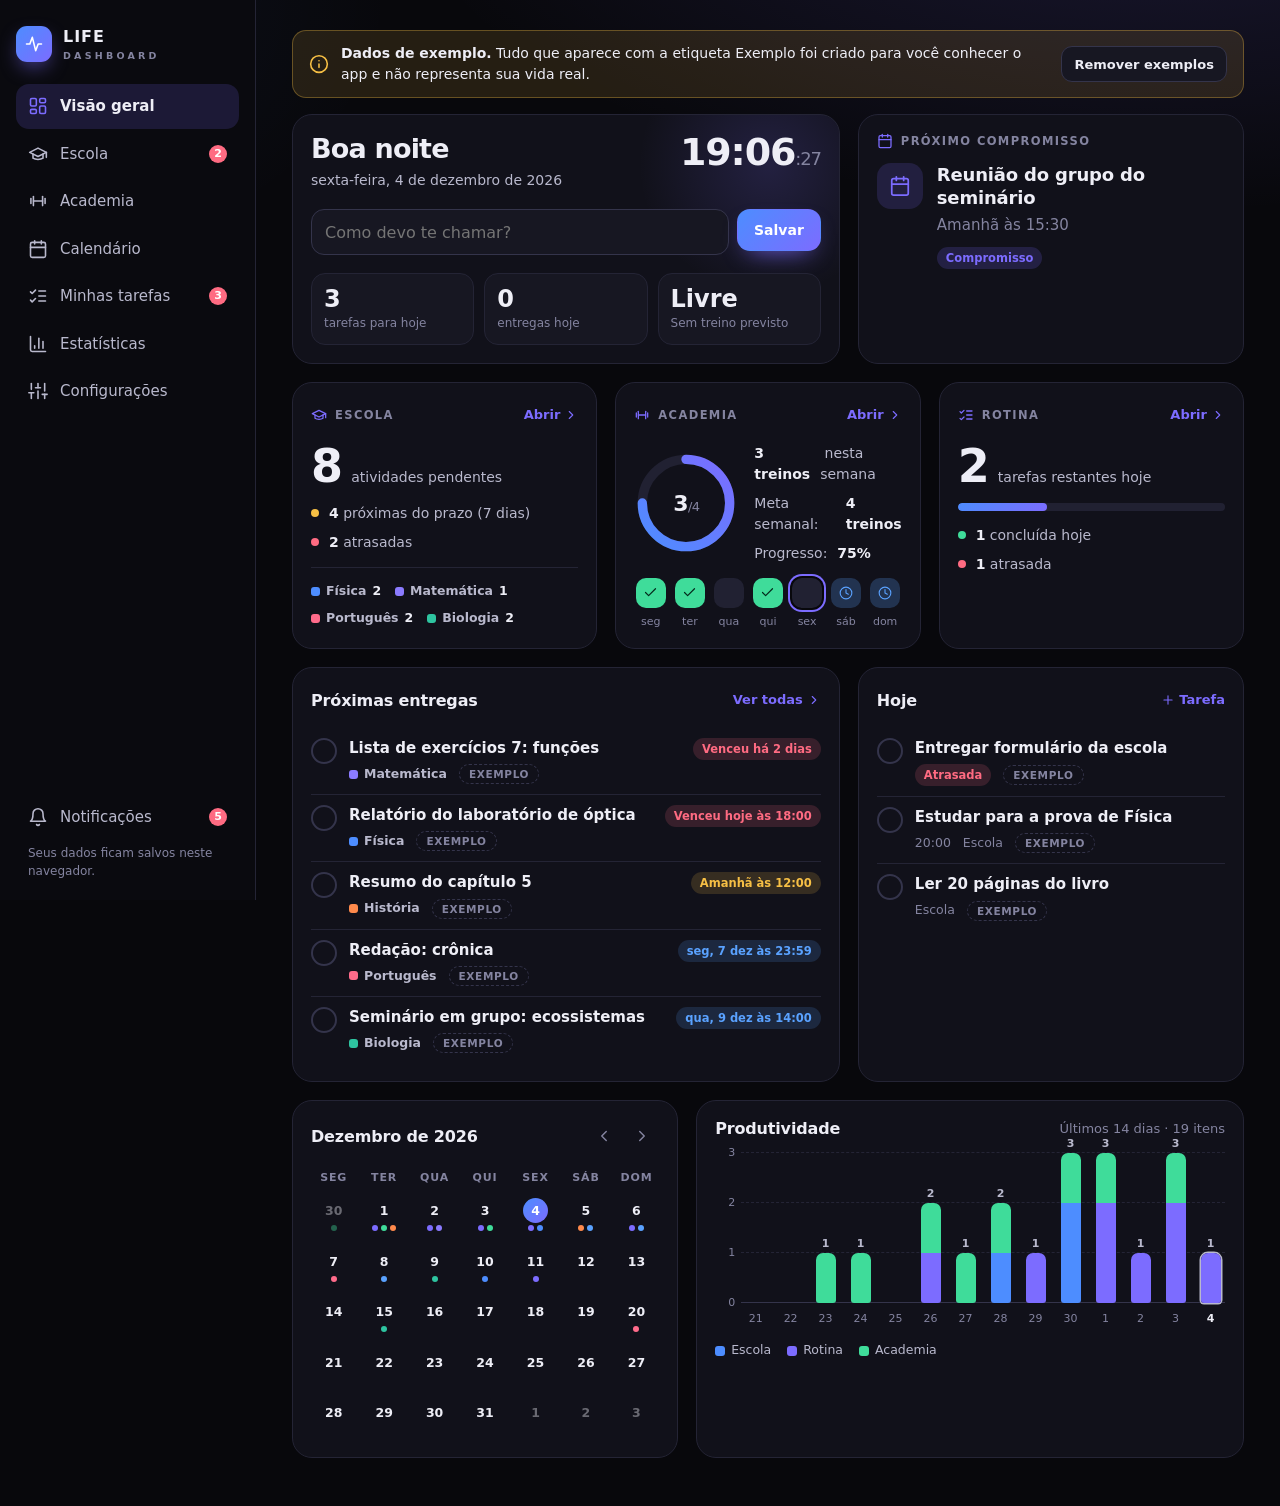
<file: life-dashboard-github (1)/life-dashboard/docs/index.html>
<!doctype html>
<html lang="pt-BR">
<head>
<meta charset="utf-8">
<meta name="viewport" content="width=device-width,initial-scale=1,viewport-fit=cover">
<meta http-equiv="Content-Security-Policy" content="default-src 'self'; script-src 'self'; style-src 'self' 'unsafe-inline' https://fonts.googleapis.com; font-src https://fonts.gstatic.com; img-src 'self' data:; connect-src 'self' https://login.microsoftonline.com https://graph.microsoft.com; manifest-src 'self'; worker-src 'self'; base-uri 'none'; form-action 'self'; object-src 'none'">
<meta name="referrer" content="no-referrer">
<meta name="color-scheme" content="dark light">
<meta name="theme-color" content="#08080c">
<meta name="mobile-web-app-capable" content="yes">
<meta name="apple-mobile-web-app-capable" content="yes">
<meta name="apple-mobile-web-app-title" content="LIFE DASHBOARD">
<meta name="apple-mobile-web-app-status-bar-style" content="black-translucent">
<title>LIFE DASHBOARD</title>
<meta name="description" content="Escola, academia, calendário e tarefas em um só lugar.">
<link rel="manifest" href="manifest.webmanifest">
<link rel="icon" type="image/png" href="icons/icon-192.png">
<link rel="apple-touch-icon" href="icons/apple-touch-icon.png">
<link rel="preconnect" href="https://fonts.googleapis.com">
<link rel="stylesheet" href="https://fonts.googleapis.com/css2?family=Inter:wght@400;500;600;700&family=Space+Grotesk:wght@500;600;700&display=swap">
<link rel="stylesheet" href="app.css">
</head>
<body>
<div id="app"></div>
<div id="modal-root"></div>
<div id="toast-root" aria-live="polite"></div>
<noscript><p style="padding:24px;font:16px system-ui;color:#eee;background:#08080c">O LIFE DASHBOARD precisa de JavaScript.</p></noscript>
<script src="config.js"></script>
<script src="app.js"></script>
</body>
</html>
</file>
<file: life-dashboard-github (1)/life-dashboard/docs/app.css>
/* Layout: sidebar fixa no computador, barra inferior no celular. Cartões em grade de 12 colunas na visão geral. */
:root{
  --bg:#08080c; --surface:#11111a; --surface-2:#171722; --surface-3:#212132;
  --line:#242435; --line-2:#34344b;
  --fg:#eeeef6; --fg-2:#b9b9cd; --muted:#8484a0;
  --accent:#7c6cff; --accent-2:#4d8dff; --on-accent:#ffffff;
  --ok:#3fdc9a; --warn:#f6bf45; --bad:#ff6b82; --info:#5aa2ff;
  --glow:rgba(124,108,255,.17); --glow-2:rgba(77,141,255,.09);
  --shadow:0 20px 44px -24px rgba(0,0,0,.85);
  --overlay:rgba(4,4,9,.68);
  --grad:linear-gradient(135deg,var(--accent-2),var(--accent));
  --r:20px; --r-sm:12px;
  --font-display:'Space Grotesk',system-ui,-apple-system,'Segoe UI',Roboto,sans-serif;
  --font-body:'Inter',system-ui,-apple-system,'Segoe UI',Roboto,sans-serif;
  color-scheme:dark;
}
:root[data-ld-theme="light"]{
  --bg:#f3f4fa; --surface:#ffffff; --surface-2:#eff0f8; --surface-3:#e4e6f1;
  --line:#e1e3ef; --line-2:#cbcee2;
  --fg:#14141f; --fg-2:#3b3b54; --muted:#6a6a84;
  --accent:#5b4bf0; --accent-2:#2f6df0;
  --ok:#0c8f5c; --warn:#a6680a; --bad:#d02c4b; --info:#1f5fe0;
  --glow:rgba(91,75,240,.10); --glow-2:rgba(47,109,240,.07);
  --shadow:0 16px 34px -22px rgba(30,30,70,.4);
  --overlay:rgba(20,20,40,.4);
  color-scheme:light;
}
:root[data-ld-accent="blue"]{--accent:#4d8dff;--accent-2:#25c3ff;--glow:rgba(77,141,255,.17);--glow-2:rgba(37,195,255,.08)}
:root[data-ld-theme="light"][data-ld-accent="blue"]{--accent:#1c62e6;--accent-2:#0a96d2;--glow:rgba(28,98,230,.10);--glow-2:rgba(10,150,210,.07)}

*{box-sizing:border-box}
[hidden]{display:none!important}
body{
  margin:0;background-color:var(--bg);color:var(--fg);
  background-image:radial-gradient(1100px 520px at 90% -10%,var(--glow),transparent 70%),radial-gradient(800px 460px at -10% 0%,var(--glow-2),transparent 65%);
  background-repeat:no-repeat;
  font:15px/1.5 var(--font-body);-webkit-font-smoothing:antialiased;min-height:100%;
}
h1,h2,h3,p{margin:0}
button,input,select,textarea{font:inherit;color:inherit}
button{cursor:pointer}
a{color:inherit;text-decoration:none}
svg.ic{flex:none;display:block}
:focus-visible{outline:2px solid var(--accent);outline-offset:2px}
.sr{position:absolute;width:1px;height:1px;overflow:hidden;clip:rect(0 0 0 0);white-space:nowrap}
.num{font-family:var(--font-display);font-variant-numeric:tabular-nums;letter-spacing:-.02em}
.muted{color:var(--muted)}
.clamp2{display:-webkit-box;-webkit-line-clamp:2;-webkit-box-orient:vertical;overflow:hidden}
.code{font:12.5px/1.5 ui-monospace,SFMono-Regular,Menlo,Consolas,monospace;background:var(--surface-3);padding:2px 7px;border-radius:7px;word-break:break-all}

/* ---------- estrutura ---------- */
.shell{min-height:100%}
.side{display:none}
.content{min-width:0;padding-bottom:calc(92px + env(safe-area-inset-bottom,0px))}
.main{padding-block:8px 24px;padding-left:max(16px,env(safe-area-inset-left,0px));padding-right:max(16px,env(safe-area-inset-right,0px));max-width:1280px;margin:0 auto}
.topbar{display:flex;align-items:center;justify-content:space-between;gap:12px;padding:14px max(16px,env(safe-area-inset-right,0px)) 6px max(16px,env(safe-area-inset-left,0px))}
.brand{display:flex;align-items:center;gap:11px}
.brand-mark{width:36px;height:36px;border-radius:11px;background:var(--grad);display:grid;place-items:center;color:#fff;box-shadow:0 8px 22px -8px var(--accent)}
.brand-name{display:flex;flex-direction:column;line-height:1}
.brand-name b{font:700 16px var(--font-display);letter-spacing:.06em}
.brand-name span{font:600 9.5px var(--font-body);letter-spacing:.34em;color:var(--muted);margin-top:4px}

.tabbar{position:fixed;left:0;right:0;bottom:0;z-index:30;display:flex;gap:2px;
  padding:8px max(16px,env(safe-area-inset-right,0px)) calc(8px + env(safe-area-inset-bottom,0px)) max(16px,env(safe-area-inset-left,0px));
  background:color-mix(in srgb,var(--surface) 90%,transparent);backdrop-filter:blur(16px);-webkit-backdrop-filter:blur(16px);border-top:1px solid var(--line)}
.tab{flex:1;min-width:0;display:flex;flex-direction:column;align-items:center;gap:3px;padding:4px 0;border:0;background:none;color:var(--muted);font:600 11px var(--font-body);position:relative}
.tab .tab-i{width:48px;height:30px;border-radius:15px;display:grid;place-items:center;transition:background .2s,color .2s}
.tab[aria-current="page"]{color:var(--fg)}
.tab[aria-current="page"] .tab-i{background:var(--accent-soft,color-mix(in srgb,var(--accent) 20%,transparent));color:var(--accent)}
.badge{min-width:18px;height:18px;padding:0 5px;border-radius:9px;background:var(--bad);color:#fff;font:700 11px/18px var(--font-body);text-align:center;display:inline-block}
.tab .badge{position:absolute;top:0;left:calc(50% + 6px)}

@media (min-width:900px){
  .shell{display:grid;grid-template-columns:256px minmax(0,1fr)}
  .side{display:flex;flex-direction:column;gap:22px;position:sticky;top:0;height:100vh;padding:26px 16px 20px;border-right:1px solid var(--line);background:color-mix(in srgb,var(--bg) 78%,var(--surface))}
  .topbar,.tabbar{display:none}
  .content{padding-bottom:0}
  .main{padding-block:30px 48px;padding-left:max(36px,env(safe-area-inset-left,0px));padding-right:max(36px,env(safe-area-inset-right,0px))}
}
.nav{display:flex;flex-direction:column;gap:3px}
.nav a{display:flex;align-items:center;gap:12px;padding:11px 12px;border-radius:13px;color:var(--fg-2);font-weight:500;transition:background .15s,color .15s}
.nav a:hover{background:var(--surface-2);color:var(--fg)}
.nav a[aria-current="page"]{background:color-mix(in srgb,var(--accent) 16%,transparent);color:var(--fg);font-weight:600}
.nav a[aria-current="page"] svg{color:var(--accent)}
.nav .badge{margin-left:auto}
.side-foot{margin-top:auto;display:flex;flex-direction:column;gap:6px}
.side-btn{display:flex;align-items:center;gap:12px;width:100%;padding:11px 12px;border-radius:13px;border:0;background:transparent;color:var(--fg-2);font-weight:500;text-align:left}
.side-btn:hover{background:var(--surface-2);color:var(--fg)}
.side-btn .badge{margin-left:auto}
.side-note{font-size:12px;color:var(--muted);padding:0 12px;line-height:1.45}

/* ---------- cabeçalho de página ---------- */
.ph{display:flex;flex-wrap:wrap;gap:12px 16px;align-items:flex-end;justify-content:space-between;margin:10px 0 20px}
.ph h1{font:700 28px/1.1 var(--font-display);letter-spacing:-.025em;text-wrap:balance}
.ph p{color:var(--muted);margin-top:6px}
.ph-actions{display:flex;flex-wrap:wrap;gap:8px}
@media (min-width:900px){.ph h1{font-size:34px}}

/* ---------- componentes ---------- */
.card{background:var(--surface);border:1px solid var(--line);border-radius:var(--r);padding:18px;min-width:0}
.card.flush{padding:0;overflow:hidden}
.card-h{display:flex;align-items:center;justify-content:space-between;gap:10px;margin-bottom:14px}
.card-h h2{font:600 16px var(--font-display);letter-spacing:-.01em}
.eyebrow{display:inline-flex;align-items:center;gap:8px;font:600 11.5px var(--font-body);letter-spacing:.12em;text-transform:uppercase;color:var(--muted)}
.eyebrow svg{color:var(--accent)}
.link{display:inline-flex;align-items:center;gap:4px;font-weight:600;font-size:13px;color:var(--accent);border:0;background:none;padding:4px 0}
.link:hover{text-decoration:underline}

.btn{display:inline-flex;align-items:center;justify-content:center;gap:8px;height:42px;padding:0 16px;border-radius:13px;border:1px solid var(--line-2);background:var(--surface-2);color:var(--fg);font:600 14px var(--font-body);white-space:nowrap;transition:background .15s,transform .08s,border-color .15s}
.btn:hover{background:var(--surface-3)}
.btn:active{transform:scale(.98)}
.btn.primary{background:var(--grad);border-color:transparent;color:var(--on-accent);box-shadow:0 10px 24px -12px var(--accent)}
.btn.primary:hover{filter:brightness(1.08)}
.btn.ghost{background:transparent}
.btn.danger{color:var(--bad)}
.btn.sm{height:36px;padding:0 12px;font-size:13px;border-radius:11px}
.btn[disabled]{opacity:.5;cursor:not-allowed}
.icon-btn{width:40px;height:40px;display:grid;place-items:center;border-radius:11px;border:0;background:transparent;color:var(--muted);position:relative;transition:background .15s,color .15s}
.icon-btn:hover{background:var(--surface-2);color:var(--fg)}
.icon-btn.sm{width:34px;height:34px}
.icon-btn.bell .badge{position:absolute;top:2px;right:0;min-width:17px;height:17px;line-height:17px;font-size:10.5px}
.spin{animation:spin 1s linear infinite}
@keyframes spin{to{transform:rotate(360deg)}}

.chip{display:inline-flex;align-items:center;gap:6px;height:36px;padding:0 14px;border-radius:999px;border:1px solid var(--line-2);background:transparent;color:var(--fg-2);font:500 13px var(--font-body);white-space:nowrap;transition:background .15s,border-color .15s}
.chip:hover{background:var(--surface-2)}
.chip.on,.chip[aria-pressed="true"]{background:color-mix(in srgb,var(--accent) 18%,transparent);border-color:color-mix(in srgb,var(--accent) 55%,transparent);color:var(--fg)}
.chip .n{font-weight:700;color:var(--muted);font-size:12px}
.chips{display:flex;gap:8px;overflow-x:auto;padding-bottom:2px;scrollbar-width:none}
.chips::-webkit-scrollbar{display:none}
.chips.wrap{flex-wrap:wrap;overflow:visible}
.cb{position:relative;display:inline-flex}
.cb input{position:absolute;opacity:0;inset:0;width:100%;height:100%;margin:0;cursor:pointer}
.cb span{display:inline-flex;align-items:center;gap:6px;height:38px;padding:0 14px;border-radius:999px;border:1px solid var(--line-2);color:var(--fg-2);font:500 13.5px var(--font-body);background:var(--surface-2);pointer-events:none;transition:background .15s,border-color .15s}
.cb input:checked + span{background:color-mix(in srgb,var(--accent) 22%,transparent);border-color:color-mix(in srgb,var(--accent) 60%,transparent);color:var(--fg)}
.cb input:focus-visible + span{outline:2px solid var(--accent);outline-offset:2px}
.segc{display:inline-flex;padding:3px;gap:2px;background:var(--surface-2);border:1px solid var(--line);border-radius:13px;max-width:100%}
.segc>*{height:36px;padding:0 14px;border:0;background:transparent;color:var(--fg-2);border-radius:10px;font:600 13px var(--font-body);display:inline-flex;align-items:center;justify-content:center;gap:6px;position:relative;white-space:nowrap}
.segc>.on,.segc>[aria-pressed="true"]{background:var(--surface-3);color:var(--fg);box-shadow:0 1px 0 rgba(255,255,255,.04) inset,0 4px 10px -6px rgba(0,0,0,.5)}
.segc.fill{display:flex;width:100%}
.segc.fill>*{flex:1}
.segc label.cb span{height:36px;border:0;background:transparent;border-radius:10px;padding:0 12px}
.segc label.cb input:checked + span{background:var(--surface-3);color:var(--fg)}
.segc label.cb{flex:1}
.segc label.cb span{width:100%;justify-content:center}

.pill{display:inline-flex;align-items:center;gap:5px;height:22px;padding:0 9px;border-radius:999px;font:600 11.5px var(--font-body);background:var(--surface-3);color:var(--fg-2);white-space:nowrap}
.pill.bad{background:color-mix(in srgb,var(--bad) 16%,transparent);color:var(--bad)}
.pill.warn{background:color-mix(in srgb,var(--warn) 16%,transparent);color:var(--warn)}
.pill.ok{background:color-mix(in srgb,var(--ok) 16%,transparent);color:var(--ok)}
.pill.info{background:color-mix(in srgb,var(--info) 16%,transparent);color:var(--info)}
.pill.acc{background:color-mix(in srgb,var(--accent) 18%,transparent);color:var(--accent)}
.pill.ex{background:transparent;border:1px dashed var(--line-2);color:var(--muted);height:20px;font-size:10.5px;letter-spacing:.06em;text-transform:uppercase}
.dot{width:8px;height:8px;border-radius:50%;background:var(--muted);flex:none;display:inline-block}
.dot.ok{background:var(--ok)}.dot.warn{background:var(--warn)}.dot.bad{background:var(--bad)}.dot.info{background:var(--info)}.dot.acc{background:var(--accent)}
.sc{display:inline-flex;align-items:center;gap:6px;font-size:12.5px;font-weight:600;color:var(--fg-2);min-width:0}
.sc i{width:9px;height:9px;border-radius:3px;background:var(--c,var(--accent));flex:none}
.sc span{overflow:hidden;text-overflow:ellipsis;white-space:nowrap}

.chk{width:26px;height:26px;border-radius:50%;border:2px solid var(--line-2);background:transparent;color:transparent;display:grid;place-items:center;flex:none;position:relative;transition:background .15s,border-color .15s,color .15s;padding:0}
.chk::after{content:"";position:absolute;inset:-8px}
.chk:hover{border-color:var(--accent)}
.chk.on{background:var(--ok);border-color:var(--ok);color:#042a1c}

.bar{height:8px;border-radius:99px;background:var(--surface-3);overflow:hidden}
.bar>i{display:block;height:100%;border-radius:inherit;background:var(--grad);transition:width .7s cubic-bezier(.2,.8,.2,1)}

.banner{display:flex;gap:12px;align-items:center;flex-wrap:wrap;padding:12px 16px;border-radius:14px;background:color-mix(in srgb,var(--warn) 12%,transparent);border:1px solid color-mix(in srgb,var(--warn) 32%,transparent)}
.banner.bad{background:color-mix(in srgb,var(--bad) 12%,transparent);border-color:color-mix(in srgb,var(--bad) 35%,transparent)}
.banner p{flex:1 1 220px;font-size:14px;color:var(--fg)}
.banner svg{color:var(--warn)}.banner.bad svg{color:var(--bad)}
.stack-v{display:flex;flex-direction:column;gap:14px}
.empty{padding:26px 16px;text-align:center;color:var(--muted);display:flex;flex-direction:column;align-items:center;gap:12px;font-size:14px}
.empty svg{color:var(--line-2)}

/* ---------- listas ---------- */
.li{display:flex;gap:12px;padding:14px 18px;border-top:1px solid var(--line);align-items:flex-start}
.li:first-child{border-top:0}
.li-b{flex:1;min-width:0;display:flex;flex-direction:column;gap:6px}
.li-t{font-weight:600;font-size:15px;line-height:1.35;overflow-wrap:anywhere}
.li-t.done{color:var(--muted);text-decoration:line-through;text-decoration-color:var(--line-2)}
.li-m{display:flex;flex-wrap:wrap;align-items:center;gap:6px 12px;font-size:12.5px;color:var(--muted)}
.li-d{font-size:13.5px;color:var(--fg-2);overflow-wrap:anywhere}
.li-r{display:flex;flex-direction:column;align-items:flex-end;gap:6px;flex:none}
.li-a{display:flex;gap:2px;margin:-4px -6px -6px 0}
.li.compact{padding:10px 0;border-top:1px solid var(--line)}
.li.compact:first-child{border-top:0}
.card>.li:first-of-type{border-top:0}
.grp-h{display:flex;align-items:center;gap:10px;padding:16px 18px 6px;font:600 11.5px/1 var(--font-body);letter-spacing:.1em;text-transform:uppercase;color:var(--muted)}
.grp-h .pill{letter-spacing:0;text-transform:none}
.grp+.grp{border-top:1px solid var(--line)}
.kv{list-style:none;margin:0;padding:0;display:flex;flex-direction:column;gap:8px;font-size:14px;color:var(--fg-2)}
.kv li{display:flex;align-items:center;gap:10px}
.kv b{color:var(--fg)}

/* ---------- visão geral ---------- */
.ov{display:grid;grid-template-columns:repeat(12,minmax(0,1fr));gap:16px}
.ov>*{grid-column:1/-1}
@media (min-width:900px){
  .ov{gap:18px}
  .ov>.hero{grid-column:span 7}.ov>.next{grid-column:span 5}
  .ov>.mod{grid-column:span 4}
  .ov>.deadl{grid-column:span 7}.ov>.todaycard{grid-column:span 5}
  .ov>.minical{grid-column:span 5}.ov>.prod{grid-column:span 7}
}
.hero{display:flex;flex-direction:column;gap:18px;justify-content:space-between;position:relative;overflow:hidden}
.hero::after{content:"";position:absolute;right:-60px;top:-80px;width:260px;height:260px;border-radius:50%;background:radial-gradient(closest-side,var(--glow),transparent);pointer-events:none}
.hero-t{display:flex;justify-content:space-between;align-items:flex-start;gap:16px;position:relative;z-index:1}
.hero h1{font:700 27px/1.15 var(--font-display);letter-spacing:-.03em;text-wrap:balance}
.hero .date{color:var(--fg-2);margin-top:6px;font-size:14px}
.clock{font:600 38px/1 var(--font-display);font-variant-numeric:tabular-nums;letter-spacing:-.03em;text-align:right;white-space:nowrap}
.clock small{font-size:18px;color:var(--muted);font-weight:500}
.today-strip{display:grid;grid-template-columns:repeat(3,minmax(0,1fr));gap:10px;position:relative;z-index:1}
.ts{padding:12px;border-radius:14px;background:var(--surface-2);border:1px solid var(--line);display:flex;flex-direction:column;gap:2px;text-align:left;color:var(--fg)}
.ts b{font:700 24px/1.1 var(--font-display)}
.ts span{font-size:12px;color:var(--muted)}
.name-form{display:flex;gap:8px;position:relative;z-index:1}
.next-b{display:flex;gap:14px;align-items:flex-start}
.next-i{width:46px;height:46px;border-radius:14px;background:color-mix(in srgb,var(--accent) 16%,transparent);color:var(--accent);display:grid;place-items:center;flex:none}
.next-t{font:600 18px/1.3 var(--font-display);letter-spacing:-.01em;overflow-wrap:anywhere}
.mod-big{display:flex;align-items:baseline;gap:10px;margin:2px 0 14px}
.mod-big strong{font:700 46px/1 var(--font-display);letter-spacing:-.04em}
.mod-big span{color:var(--fg-2);font-size:14px}
.mini-chips{display:flex;flex-wrap:wrap;gap:8px 14px;margin-top:14px;padding-top:14px;border-top:1px solid var(--line)}
.gym-top{display:flex;gap:16px;align-items:center}
.wk-dots{display:flex;gap:6px;margin-top:14px}
.wk-dots div{flex:1;display:flex;flex-direction:column;align-items:center;gap:6px;font-size:11px;color:var(--muted)}
.wk-dots i{width:100%;max-width:30px;height:30px;border-radius:10px;background:var(--surface-3);display:grid;place-items:center;color:transparent}
.wk-dots i.on{background:var(--ok);color:#042a1c}
.wk-dots i.td{box-shadow:0 0 0 2px var(--bg),0 0 0 4px var(--accent)}
.wk-dots i.pl{background:color-mix(in srgb,var(--info) 24%,transparent);color:var(--info)}
.wk-dots i.rs{background:color-mix(in srgb,var(--warn) 24%,transparent);color:var(--warn)}

.ring{position:relative;width:104px;height:104px;flex:none}
.ring svg{width:100%;height:100%;transform:rotate(-90deg)}
.ring circle{fill:none;stroke-width:9;stroke-linecap:round}
.ring .trk{stroke:var(--surface-3)}
.ring .val{stroke:url(#gradAccent)}
.enter .ring .val{animation:ringin 1s cubic-bezier(.2,.8,.2,1) both}
@keyframes ringin{from{stroke-dasharray:0 100}}
.ring-c{position:absolute;inset:0;display:grid;place-items:center;font:700 22px var(--font-display);letter-spacing:-.03em}
.ring-c small{font-size:13px;color:var(--muted);font-weight:500}
.ring.lg{width:128px;height:128px}

/* ---------- gráficos ---------- */
.chart{padding-left:26px;position:relative}
.plot{position:relative;height:var(--h,168px)}
.gl{position:absolute;left:0;right:0;height:0;border-top:1px dashed var(--line)}
.gl:first-child{border-top:1px solid var(--line-2)}
.gl span{position:absolute;left:-26px;top:-8px;width:20px;text-align:right;font-size:11px;color:var(--muted);font-variant-numeric:tabular-nums}
.goal{position:absolute;left:0;right:0;height:0;border-top:2px dashed var(--warn);z-index:2;pointer-events:none}
.goal span{position:absolute;right:0;top:-20px;font:600 11px var(--font-body);color:var(--warn);background:var(--surface);padding:0 4px;border-radius:4px}
.cols{position:absolute;inset:0;display:grid;gap:6px;z-index:1}
.col{position:relative;display:flex;align-items:flex-end;justify-content:center;height:100%}
.stk{width:68%;max-width:30px;display:flex;flex-direction:column-reverse;border-radius:7px 7px 3px 3px;overflow:hidden;transform-origin:bottom}
.enter .stk{animation:grow .7s cubic-bezier(.2,.8,.2,1) both}
.stk i{display:block;min-height:3px}
.col .v{position:absolute;left:-4px;right:-4px;text-align:center;font:600 11px var(--font-body);color:var(--fg-2);font-variant-numeric:tabular-nums}
.col.now .stk{box-shadow:0 0 0 1.5px var(--fg-2)}
@keyframes grow{from{transform:scaleY(0)}}
.xl{display:grid;gap:6px;margin-top:8px}
.xl span{text-align:center;font-size:11px;color:var(--muted);white-space:nowrap;overflow:hidden;font-variant-numeric:tabular-nums}
.xl span.now{color:var(--fg);font-weight:700}
.area{position:absolute;inset:0;width:100%;height:100%;overflow:visible}
.area .ln{fill:none;stroke:var(--accent);stroke-width:2.5;vector-effect:non-scaling-stroke;stroke-linejoin:round;stroke-linecap:round}
.pt{position:absolute;width:9px;height:9px;border-radius:50%;background:var(--surface);border:2px solid var(--accent);transform:translate(-50%,50%);z-index:2}
.pt.last{width:13px;height:13px;background:var(--accent);box-shadow:0 0 0 5px color-mix(in srgb,var(--accent) 22%,transparent)}
.pv{position:absolute;transform:translate(-50%,0);margin-bottom:10px;font:600 11px var(--font-body);color:var(--fg-2);z-index:2;font-variant-numeric:tabular-nums}
.legend{display:flex;flex-wrap:wrap;gap:6px 16px;margin-top:14px;font-size:12.5px;color:var(--fg-2)}
.legend span{display:inline-flex;align-items:center;gap:6px}
.legend i{width:10px;height:10px;border-radius:3px}
.hb{display:flex;flex-direction:column;gap:12px}
.hb-r{display:grid;grid-template-columns:minmax(78px,30%) 1fr 30px;gap:12px;align-items:center;font-size:13.5px}
.hb-r>span:first-child{color:var(--fg-2);overflow:hidden;text-overflow:ellipsis;white-space:nowrap}
.hb-r .bar{height:10px}
.hb-r .bar>i{background:var(--c,var(--grad))}
.hb-r b{text-align:right;font-variant-numeric:tabular-nums}

/* ---------- calendário ---------- */
.cal-tools{display:flex;flex-wrap:wrap;align-items:center;gap:10px;margin-bottom:14px}
.cal-nav{display:flex;align-items:center;gap:4px}
.cal-title{font:600 19px var(--font-display);letter-spacing:-.02em;min-width:0;margin:0 6px}
.cal-layout{display:grid;gap:16px}
@media (min-width:1100px){.cal-layout{grid-template-columns:minmax(0,1fr) 360px;align-items:start}.cal-layout .side-p{position:sticky;top:24px}}
.dow-r,.cal-g{display:grid;grid-template-columns:repeat(7,minmax(0,1fr));gap:5px}
.dow-r span{text-align:center;font:600 11px var(--font-body);color:var(--muted);text-transform:uppercase;letter-spacing:.08em;padding:4px 0 8px}
.day{position:relative;display:flex;flex-direction:column;align-items:flex-start;gap:5px;min-height:62px;padding:6px;border-radius:13px;border:1px solid var(--line);background:var(--surface-2);color:var(--fg);text-align:left;min-width:0;transition:border-color .15s,background .15s}
.day:hover{border-color:var(--line-2);background:var(--surface-3)}
.day.out{opacity:.4}
.day.sel{border-color:var(--accent);box-shadow:0 0 0 1px var(--accent) inset}
.dn{width:25px;height:25px;border-radius:50%;display:grid;place-items:center;font:600 12.5px var(--font-display)}
.day.today .dn{background:var(--grad);color:#fff}
.dots{display:flex;gap:3px;flex-wrap:wrap;padding-left:2px}
.dots i{width:6px;height:6px;border-radius:50%;background:var(--c,var(--accent))}
.evs{display:none}
@media (min-width:900px){
  .day{min-height:108px}.dots{display:none}
  .evs{display:flex;flex-direction:column;gap:3px;width:100%}
  .ev{font-size:11.5px;line-height:1.3;padding:2px 6px;border-radius:6px;background:color-mix(in srgb,var(--c,var(--accent)) 20%,transparent);white-space:nowrap;overflow:hidden;text-overflow:ellipsis;color:var(--fg)}
  .ev.more{background:none;color:var(--muted);padding-left:2px}
}
.day.mini{min-height:0;aspect-ratio:1;padding:0;align-items:center;justify-content:center;gap:2px;border:0;background:transparent;border-radius:12px}
.day.mini:hover{background:var(--surface-2)}
.day.mini.sel{background:var(--surface-2)}
.day.mini .dots{min-height:6px;justify-content:center;padding:0}
.day.mini .evs{display:none}
.day.mini .dots{display:flex}
.wk{display:grid;gap:12px}
@media (min-width:900px){.wk{grid-template-columns:repeat(7,minmax(0,1fr));gap:8px}}
.wk-d{border:1px solid var(--line);border-radius:16px;background:var(--surface);padding:12px;display:flex;flex-direction:column;gap:8px;min-width:0}
.wk-d.today{border-color:color-mix(in srgb,var(--accent) 60%,transparent)}
.wk-d header{display:flex;align-items:center;justify-content:space-between;gap:8px;font:600 13px var(--font-body)}
@media (min-width:900px){.wk-d header{flex-direction:column;align-items:flex-start;gap:2px}}
.wk-d header small{color:var(--muted);font-weight:500;text-transform:none}
.evt{display:flex;flex-direction:column;gap:2px;width:100%;text-align:left;padding:8px 10px;border-radius:10px;background:color-mix(in srgb,var(--c,var(--accent)) 14%,transparent);border:0;color:var(--fg);font-size:13px;overflow-wrap:anywhere}
.evt small{color:var(--fg-2);font-size:11.5px}
.evt.done{opacity:.55;text-decoration:line-through}
.dayp-h{display:flex;align-items:center;justify-content:space-between;gap:10px;margin-bottom:12px}
.dayp-h h2{font:600 17px var(--font-display)}
.add-row{display:flex;flex-wrap:wrap;gap:8px;margin-bottom:6px}
.ico-t{width:34px;height:34px;border-radius:11px;display:grid;place-items:center;flex:none;background:color-mix(in srgb,var(--c,var(--accent)) 18%,transparent);color:var(--c,var(--accent))}

/* academia */
.gday{min-height:58px;align-items:center;justify-content:center;text-align:center;gap:2px;padding:4px}
.gday .gl2{display:none;font-size:10.5px;color:var(--fg-2);line-height:1.2;max-width:100%;overflow:hidden;text-overflow:ellipsis;white-space:nowrap}
@media (min-width:900px){.gday{min-height:84px}.gday .gl2{display:block}}
.gday .dn{width:25px;height:25px}
.gday.g-none{background:var(--surface-3);border-color:transparent;color:var(--muted)}
.gday.g-future{background:transparent;border-style:dashed}
.gday.g-ok{background:color-mix(in srgb,var(--ok) 22%,var(--surface-2));border-color:color-mix(in srgb,var(--ok) 55%,transparent)}
.gday.g-plan{background:color-mix(in srgb,var(--info) 20%,var(--surface-2));border-color:color-mix(in srgb,var(--info) 55%,transparent)}
.gday.g-rest{background:color-mix(in srgb,var(--warn) 18%,var(--surface-2));border-color:color-mix(in srgb,var(--warn) 50%,transparent)}
.gday.out{opacity:.3}
.gday.today .dn{background:var(--grad);color:#fff}
.gday svg{color:var(--ok)}
.gday.g-plan svg{color:var(--info)}.gday.g-rest svg{color:var(--warn)}
.leg{display:flex;flex-wrap:wrap;gap:8px 16px;margin-top:14px;font-size:12.5px;color:var(--fg-2)}
.leg span{display:inline-flex;align-items:center;gap:7px}
.leg i{width:14px;height:14px;border-radius:5px;border:1px solid var(--line-2)}
.stat-g{display:grid;grid-template-columns:repeat(2,minmax(0,1fr));gap:12px}
@media (min-width:900px){.stat-g.four{grid-template-columns:repeat(4,minmax(0,1fr))}}
.stat{padding:16px;border-radius:16px;background:var(--surface);border:1px solid var(--line);display:flex;flex-direction:column;gap:4px;min-width:0}
.stat b{font:700 32px/1.1 var(--font-display);letter-spacing:-.03em}
.stat span{font-size:13px;color:var(--muted)}
.two-col{display:grid;gap:16px}
@media (min-width:1000px){.two-col{grid-template-columns:repeat(2,minmax(0,1fr))}.two-col.wide-l{grid-template-columns:minmax(0,1.5fr) minmax(0,1fr)}}
.goal-card{display:flex;gap:20px;align-items:center;flex-wrap:wrap}
.goal-card .gi{flex:1 1 220px;display:flex;flex-direction:column;gap:12px;min-width:0}
.stepper{display:inline-flex;align-items:center;gap:6px;background:var(--surface-2);border:1px solid var(--line);border-radius:13px;padding:3px}
.stepper b{min-width:28px;text-align:center;font:700 17px var(--font-display)}

/* escola */
.teams{display:flex;gap:14px;align-items:flex-start;flex-wrap:wrap}
.teams-i{width:44px;height:44px;border-radius:13px;background:color-mix(in srgb,var(--info) 16%,transparent);color:var(--info);display:grid;place-items:center;flex:none}
.teams-b{flex:1 1 260px;min-width:0;display:flex;flex-direction:column;gap:4px}
.teams-b strong{font:600 15px var(--font-display)}
.teams-b p{font-size:13.5px;color:var(--fg-2)}
.teams-b p.err{color:var(--bad);font-weight:500}
.teams-a .btn.primary:not(.sm){height:46px;padding:0 20px}
@media (max-width:640px){.teams-a{width:100%}.teams-a .btn.primary:not(.sm){width:100%}}
.teams-a{display:flex;gap:8px;flex-wrap:wrap}
.err{color:var(--bad);font-size:13.5px}
.dl-g{display:grid;grid-template-columns:repeat(2,minmax(0,1fr));gap:10px}
@media (min-width:900px){.dl-g{grid-template-columns:repeat(4,minmax(0,1fr))}}
.dl{display:flex;flex-direction:column;gap:2px;text-align:left;padding:14px;border-radius:16px;background:var(--surface);border:1px solid var(--line);transition:border-color .15s,background .15s}
.dl:hover{background:var(--surface-2)}
.dl[aria-pressed="true"]{border-color:var(--accent);box-shadow:0 0 0 1px var(--accent) inset}
.dl b{font:700 28px/1.1 var(--font-display)}
.dl span{font-size:12.5px;color:var(--muted);display:flex;align-items:center;gap:7px}
.toolbar{display:flex;flex-wrap:wrap;gap:10px;align-items:center}
.toolbar .in{flex:1 1 200px;min-width:0}
.sub-card{display:flex;flex-direction:column;gap:12px}
.sub-h{display:flex;align-items:center;justify-content:space-between;gap:10px}
.sub-grid{display:grid;gap:16px}
@media (min-width:900px){.sub-grid{grid-template-columns:repeat(2,minmax(0,1fr))}}
.sub-stats{display:flex;gap:6px;flex-wrap:wrap}
.swatches{display:flex;flex-wrap:wrap;gap:10px}
.swatch{position:relative;width:34px;height:34px}
.swatch input{position:absolute;inset:0;opacity:0;margin:0;cursor:pointer;width:100%;height:100%}
.swatch span{display:block;width:100%;height:100%;border-radius:50%;background:var(--c);border:2px solid transparent;box-shadow:0 0 0 2px var(--surface) inset;pointer-events:none}
.swatch input:checked + span{border-color:var(--fg)}
.swatch input:focus-visible + span{outline:2px solid var(--accent);outline-offset:2px}

/* ---------- formulários ---------- */
.form{display:grid;gap:16px}
.fld{display:grid;gap:7px;min-width:0}
.fld>label,.lbl{font:600 12.5px var(--font-body);color:var(--fg-2)}
.fld small{color:var(--muted);font-size:12px}
.in{width:100%;height:46px;padding:0 13px;border-radius:13px;border:1px solid var(--line-2);background:var(--surface-2);color:var(--fg);font-size:16px;min-width:0;transition:border-color .15s,box-shadow .15s}
textarea.in{height:auto;min-height:92px;padding:11px 13px;line-height:1.5;resize:vertical}
select.in{appearance:none;background-image:linear-gradient(45deg,transparent 50%,var(--muted) 50%),linear-gradient(135deg,var(--muted) 50%,transparent 50%);background-position:calc(100% - 20px) 20px,calc(100% - 15px) 20px;background-size:5px 5px;background-repeat:no-repeat;padding-right:36px}
.in:focus{outline:none;border-color:var(--accent);box-shadow:0 0 0 3px color-mix(in srgb,var(--accent) 25%,transparent)}
.in[readonly]{opacity:.7}
.two{display:grid;grid-template-columns:1fr 1fr;gap:12px}
.form-a{display:flex;gap:10px;justify-content:flex-end;flex-wrap:wrap;margin-top:4px}
.form-a .grow{margin-right:auto}

/* ---------- modais ---------- */
.overlay{position:fixed;inset:0;z-index:60;background:var(--overlay);backdrop-filter:blur(5px);-webkit-backdrop-filter:blur(5px);display:flex;align-items:flex-end;justify-content:center;padding:env(safe-area-inset-top,0px) env(safe-area-inset-right,0px) 0 env(safe-area-inset-left,0px);animation:fade .2s both}
.modal{width:100%;max-width:580px;max-height:92vh;max-height:92dvh;overflow:auto;background:var(--surface);border:1px solid var(--line-2);border-bottom:0;border-radius:26px 26px 0 0;box-shadow:var(--shadow);animation:sheet .28s cubic-bezier(.2,.8,.2,1) both}
.modal.wide{max-width:720px}
.modal-h{display:flex;align-items:center;justify-content:space-between;gap:12px;padding:18px 20px 6px;position:sticky;top:0;background:var(--surface);z-index:1}
.modal-h h2{font:600 19px var(--font-display);letter-spacing:-.02em}
.modal-b{padding:12px max(20px,env(safe-area-inset-left,0px)) calc(22px + env(safe-area-inset-bottom,0px)) max(20px,env(safe-area-inset-right,0px))}
@media (min-width:700px){
  .overlay{align-items:center;padding:24px}
  .modal{border-radius:26px;border-bottom:1px solid var(--line-2)}
  .overlay.drawer-o{align-items:stretch;justify-content:flex-end;padding:0}
  .overlay.drawer-o .modal{height:100%;max-height:none;max-width:430px;border-radius:26px 0 0 26px}
}
@keyframes sheet{from{transform:translateY(24px);opacity:0}}
@keyframes fade{from{opacity:0}}
.notif{display:flex;gap:12px;padding:14px;border-radius:16px;background:var(--surface-2);border:1px solid var(--line);text-align:left;width:100%;color:var(--fg)}
.notif.read{opacity:.6}
.notif b{font-weight:600;font-size:14.5px;display:block}
.notif p{font-size:13px;color:var(--fg-2);margin-top:2px;overflow-wrap:anywhere}
.notif-l{display:flex;flex-direction:column;gap:10px}
.toast{position:fixed;left:50%;bottom:calc(98px + env(safe-area-inset-bottom,0px));transform:translateX(-50%);z-index:80;max-width:calc(100% - 32px);padding:11px 18px;border-radius:14px;background:var(--fg);color:var(--bg);font:600 14px var(--font-body);box-shadow:var(--shadow);animation:sheet .25s both;text-align:center}
@media (min-width:900px){.toast{bottom:28px}}

/* ---------- configurações ---------- */
.set-g{display:grid;gap:16px}
@media (min-width:1000px){.set-g{grid-template-columns:repeat(2,minmax(0,1fr));align-items:start}.set-g .span2{grid-column:1/-1}}
.set-row{display:flex;flex-wrap:wrap;gap:10px 16px;align-items:center;justify-content:space-between;padding:12px 0;border-top:1px solid var(--line)}
.set-row:first-of-type{border-top:0}
.set-row>div:first-child{flex:1 1 200px;min-width:0}
.set-row b{display:block;font-weight:600;font-size:14.5px}
.set-row small{color:var(--muted);font-size:12.5px}
details.guide{border:1px solid var(--line);border-radius:14px;background:var(--surface-2)}
details.guide summary{list-style:none;cursor:pointer;padding:14px 16px;font-weight:600;display:flex;align-items:center;justify-content:space-between;gap:10px}
details.guide summary::-webkit-details-marker{display:none}
details.guide[open] summary svg{transform:rotate(90deg)}
details.guide summary svg{transition:transform .2s}
.guide-b{padding:0 16px 16px;display:flex;flex-direction:column;gap:12px;font-size:14px;color:var(--fg-2)}
.guide-b ol{margin:0;padding-left:20px;display:flex;flex-direction:column;gap:10px}
.guide-b b{color:var(--fg)}
.tbl{overflow-x:auto;border:1px solid var(--line);border-radius:12px}
.tbl table{width:100%;border-collapse:collapse;font-size:13px;min-width:460px}
.tbl th,.tbl td{text-align:left;padding:9px 12px;border-top:1px solid var(--line);vertical-align:top}
.tbl th{border-top:0;color:var(--muted);font-weight:600;font-size:12px;text-transform:uppercase;letter-spacing:.06em}
.copy-r{display:flex;gap:8px;align-items:center}
.copy-r .code{flex:1;min-width:0}
.view.enter>*{animation:rise .38s both}
.view.enter>*:nth-child(2){animation-delay:.04s}.view.enter>*:nth-child(3){animation-delay:.08s}.view.enter>*:nth-child(4){animation-delay:.12s}.view.enter>*:nth-child(5){animation-delay:.16s}
@keyframes rise{from{opacity:0;transform:translateY(8px)}}
@media (prefers-reduced-motion:reduce){*,*::before,*::after{animation:none!important;transition:none!important}}
</file>
